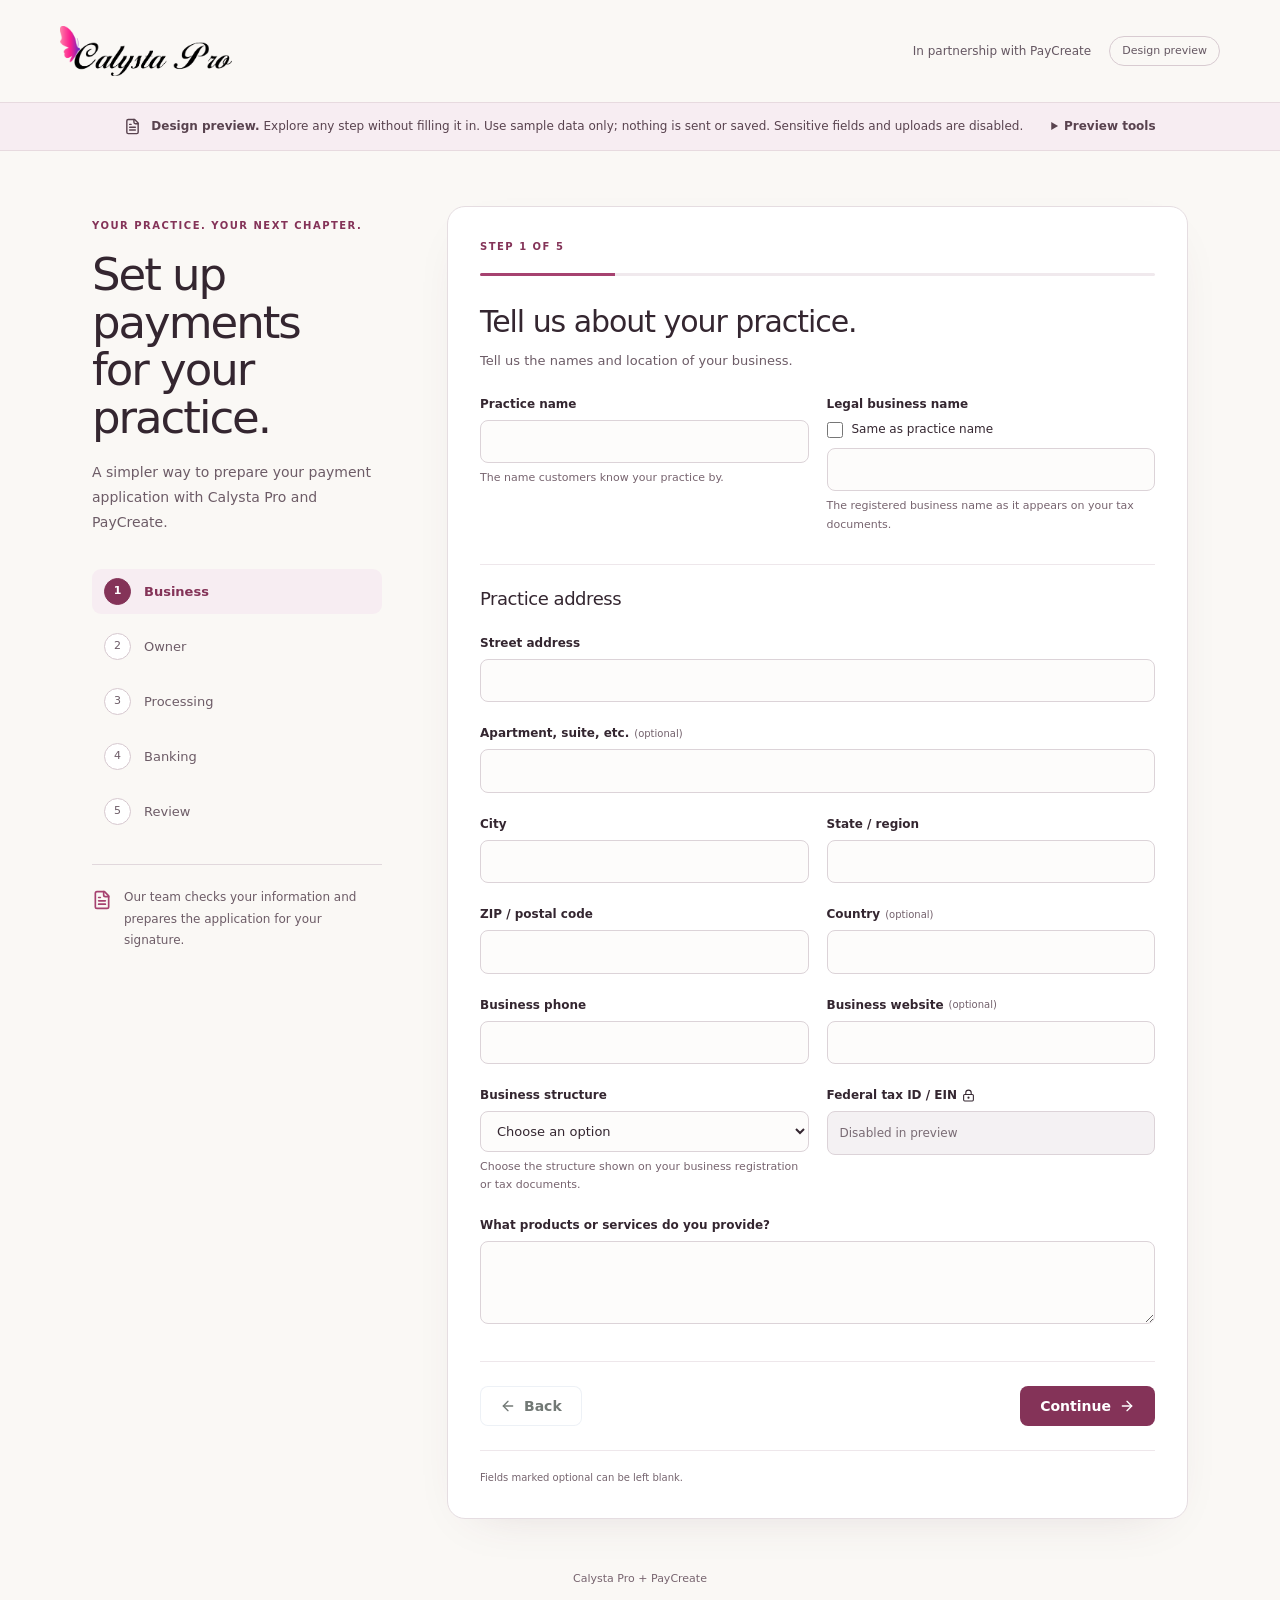
<file: apply/index.html>
<!doctype html>
<html lang="en">
<head>
  <meta charset="utf-8">
  <meta name="viewport" content="width=device-width, initial-scale=1">
  <meta name="robots" content="noindex, nofollow">
  <meta name="referrer" content="no-referrer">
  <meta http-equiv="Content-Security-Policy" content="default-src 'self'; script-src 'self'; style-src 'self' 'unsafe-inline' https://fonts.googleapis.com; font-src 'self' https://fonts.gstatic.com; img-src 'self'; connect-src 'none'; form-action 'none'; base-uri 'none'; object-src 'none'">
  <title>Calysta Pro signup · Design preview</title>
  <meta name="description" content="Review the Calysta Pro signup form. All steps are open to explore; no applications are submitted.">
  <link rel="icon" href="./logo.png">
  <link rel="stylesheet" href="https://fonts.googleapis.com/css2?family=Inter:wght@400;500;600;650;700&family=League+Spartan:wght@400;500;600&display=swap">
  <link rel="stylesheet" href="./global.css">
  <link rel="stylesheet" href="./preview-R35JRPSI.css">
</head>
<body>
  <div id="root"><p style="padding:24px">Loading the Calysta Pro form preview…</p></div>
  <noscript><p>This review preview needs JavaScript. No information is collected or submitted.</p></noscript>
  <script type="module" src="./preview-6IDJBYDE.js"></script>
</body>
</html>
</file>
<file: apply/preview-R35JRPSI.css>
.e{min-height:100vh;background:var(--partner-paper);color:var(--partner-ink)}.o{max-width:1240px;margin:auto;padding:26px 40px;display:flex;align-items:center;justify-content:space-between;gap:16px}.o img{width:172px;height:auto}.d{display:flex;align-items:center;gap:18px;color:#655762;font-size:12px}.d span{border:1px solid #d8cbd1;border-radius:99px;padding:6px 12px;font-size:11px}.x{display:flex;align-items:flex-start;justify-content:center;gap:10px;padding:13px 28px;border-block:1px solid #e7dadf;background:var(--partner-tint);font-size:12px;line-height:1.7;color:#59434f}.x svg{flex-shrink:0;margin-top:2px}.l{max-width:1160px;margin:auto;padding:55px 32px 40px;display:grid;grid-template-columns:290px minmax(0,1fr);gap:65px;align-items:start}.i{padding-top:12px;position:sticky;top:28px}.k{font-size:10px;letter-spacing:.15em;text-transform:uppercase;font-weight:650;color:var(--partner-accent-dark)}.i h1{font-size:45px;line-height:1.06;letter-spacing:-.045em;margin:18px 0;font-weight:500;max-width:270px}.f{font-size:14px;line-height:1.8;color:#6d5c67}.p{display:grid;gap:10px;margin-top:34px}.p button{display:flex;align-items:center;gap:13px;text-align:left;width:100%;padding:9px 12px;border-radius:9px;font-size:13px;color:#6d5c67;transition:background .15s}.p button:disabled{opacity:.65;cursor:default}.p button:not(:disabled):hover{background:var(--partner-tint)}.p .j{background:var(--partner-tint);color:var(--partner-accent-dark);font-weight:600}.q{border:1px solid #d5c7ce;border-radius:50%;height:27px;width:27px;display:flex;justify-content:center;align-items:center;flex-shrink:0;font-size:11px;background:#fff}.j .q{background:var(--partner-accent-dark);border-color:var(--partner-accent-dark);color:#fff}.h{border-top:1px solid #e1d8dc;margin-top:30px;padding-top:22px;display:flex;gap:12px;font-size:12px;line-height:1.8;color:#6d5c67}.h svg{flex-shrink:0;color:var(--partner-accent);margin-top:3px}.t{background:#fff;border:1px solid #e5dde1;border-radius:18px;padding:32px;box-shadow:0 16px 50px -30px #59374635;min-width:0}.H{display:flex;align-items:center;justify-content:space-between;gap:12px}.m{color:var(--partner-accent-dark);font-size:12px;font-weight:600;display:inline-flex;align-items:center;gap:6px;text-decoration:underline;text-underline-offset:3px}.m:disabled{opacity:.5}.g{height:3px;background:#f0e9ed;border-radius:3px;margin:19px 0 29px;overflow:hidden}.g span{height:100%;display:block;background:var(--partner-accent);transition:width .2s}.t h2{font-size:30px;line-height:1.15;font-weight:500;letter-spacing:-.035em;outline:none}.b{font-size:13px;color:#6d5c67;line-height:1.8;margin-top:10px}.A{font-size:12px;color:var(--partner-accent-dark);min-height:24px;margin:8px 0}.n{display:grid;grid-template-columns:repeat(2,minmax(0,1fr));gap:22px 18px}.B,.u{min-width:0}.u{grid-column:1/-1}.n label{display:flex;align-items:center;flex-wrap:wrap;gap:5px;margin-bottom:7px;font-size:12px;font-weight:600;line-height:1.5}.I{font-size:10px;font-weight:400;color:#73616c}.e .pc-input{font-size:13px;border:1px solid #dcd3d8;background:#fdfcfb;border-radius:8px;padding:11px 12px;color:var(--partner-ink)}.e .pc-input:focus{border-color:var(--partner-accent);box-shadow:0 0 0 3px var(--partner-tint)}.e .pc-input:disabled{background:#f4f1f3;color:#746671;cursor:not-allowed}.e .pc-input::placeholder{color:#796b74;font-size:12px;opacity:1}.e .pc-input[aria-invalid=true]{border-color:#b42336}.e button:focus-visible{outline:2px solid var(--partner-accent-dark);outline-offset:4px}.J{font-size:11px;line-height:1.65;color:#77646f;margin-top:6px}.K{font-size:12px;line-height:1.6;color:#a21c30;margin-top:5px}.s{position:relative}.s>span{position:absolute;left:12px;top:11px;font-size:13px;color:#77646f}.s .pc-input{padding-left:26px}.C{display:flex;justify-content:space-between;align-items:center;gap:12px;margin-top:30px;padding-top:24px;border-top:1px solid #eee7eb}.w{background:var(--partner-accent-dark);color:#fff;border-radius:8px;box-shadow:none}.w:not(:disabled):hover{background:var(--partner-accent)}.w:disabled{cursor:not-allowed}.e .btn-ghost{border-radius:8px}.z{border-top:1px solid #eee7eb;padding-top:18px;margin-top:24px;display:flex;align-items:center;justify-content:space-between;gap:14px;font-size:10px;color:#76656f;line-height:1.7}.c{margin-top:24px;padding:28px 20px;border:1px dashed #cdbbc5;border-radius:10px;text-align:center;background:#fdfafb}.c>svg{margin:0 auto 12px;color:var(--partner-accent)}.c h3,.D h3{font-size:17px;font-weight:500;margin-bottom:7px}.c p{font-size:12px;color:#6d5c67;line-height:1.7;margin-bottom:15px}.E{display:flex;gap:10px;align-items:flex-start;background:var(--partner-tint);padding:14px;border-radius:8px;font-size:12px;line-height:1.7;color:#59434f}.E svg{flex-shrink:0;margin-top:2px}.a{margin-top:26px}.F{display:flex;justify-content:space-between;align-items:center;margin-bottom:10px;gap:10px}.F h3{font-size:19px;font-weight:500}.a dl>div{display:grid;grid-template-columns:1fr 1.3fr;gap:20px;border-top:1px solid #eee7eb;padding:9px 0;font-size:12px;line-height:1.6}.a dt{color:#77646f}.a dd{overflow-wrap:anywhere}.D{padding:18px;background:#faf8f5;border-radius:8px;margin-top:24px;font-size:12px;color:#6d5c67;line-height:1.8}.L{font-size:11px;text-align:center;color:#77646f;line-height:1.7;margin-top:14px}.M{text-align:center;padding:10px 24px 32px;font-size:11px;color:#77646f;line-height:1.8}@media(max-width:950px){.l{gap:30px;grid-template-columns:240px minmax(0,1fr);padding-inline:24px}.t{padding:24px}.i h1{font-size:39px}}@media(max-width:720px){.o{padding:20px}.o img{width:145px}.d{font-size:10px;gap:8px;flex-direction:column;align-items:flex-end}.d span{padding:3px 9px}.x{padding:12px 20px;font-size:11px;justify-content:flex-start}.l{display:block;padding:28px 16px}.i{position:static;padding:0 8px 24px}.i h1{max-width:none;font-size:35px;margin:10px 0}.f{font-size:13px}.p{display:flex;gap:3px;margin-top:20px;justify-content:space-between}.p li{flex:1;min-width:0}.p button{flex-direction:column;gap:7px;padding:8px 2px;font-size:10px;line-height:1.4;text-align:center;min-height:77px}.h{display:none}.t{padding:24px 20px}.t h2{font-size:28px}.n{gap:19px 14px}.B,.u{grid-column:1/-1}.C .btn{font-size:12px;padding:11px 13px}.z{align-items:flex-start}.z>span{max-width:165px}.a dl>div{gap:12px;grid-template-columns:1fr 1.2fr}}@media(prefers-reduced-motion:reduce){.g span,.p button{transition:none}}.r{position:relative;flex-shrink:0;margin-left:18px}.r summary{cursor:pointer;font-size:12px;font-weight:600;text-underline-offset:3px}.r>div{position:absolute;right:0;top:28px;z-index:20;display:grid;gap:18px;min-width:205px;padding:20px;background:#fff;border:1px solid #dcd3d8;border-radius:10px;box-shadow:0 10px 25px #34263015}.r summary:focus-visible{outline:2px solid var(--partner-accent-dark);outline-offset:4px}.N{display:contents}.y{grid-column:1/-1;font-size:18px;font-weight:500;margin-top:8px;border-top:1px solid #eee7eb;padding-top:20px}.G{grid-column:1/-1}.G .y{margin-bottom:12px}.n .v{display:flex;align-items:flex-start;gap:9px;font-size:12px;line-height:1.6;font-weight:400;margin:0 0 9px;cursor:pointer}.v input{width:16px;height:16px;margin-top:2px;flex-shrink:0;accent-color:var(--partner-accent-dark)}.O{white-space:pre-line;overflow-wrap:anywhere;border-left:2px solid #d8c1ce;padding:7px 12px;font-size:13px;line-height:1.65;color:#59434f;background:#fdfafb}.P{white-space:pre-line}.A:empty{display:none}.b{margin-bottom:22px}@media(max-width:720px){.o{padding:14px 18px}.o img{width:135px}.x{flex-wrap:wrap;gap:7px;padding:10px 18px}.x>p{flex:1;min-width:230px}.r{margin-left:24px}.r>div{left:0;right:auto}.l{padding-top:19px}.i{padding-bottom:16px}.i>.k,.i>.f{display:none}.i h1{font-size:29px;line-height:1.12;margin:0 0 15px}.p{margin-top:0}.p button{min-height:65px;font-size:11px;padding:6px 1px;gap:5px}.t{padding:20px 17px}.g{margin:12px 0 18px}.t h2{font-size:26px}.b{font-size:13px;line-height:1.6;margin-bottom:19px}.e .pc-input{font-size:16px;padding:10px 11px;min-height:44px}.e .pc-input::placeholder{font-size:14px}.s .pc-input{padding-left:26px}.n{gap:17px 14px}.n label,.n .v{font-size:13px}.y{font-size:18px;padding-top:15px;margin-top:0}.m{min-height:30px}.a dl>div{font-size:13px}}
</file>
<file: apply/global.css>
/*
! tailwindcss v3.4.7 | MIT License | https://tailwindcss.com
*//*
1. Prevent padding and border from affecting element width. (https://github.com/mozdevs/cssremedy/issues/4)
2. Allow adding a border to an element by just adding a border-width. (https://github.com/tailwindcss/tailwindcss/pull/116)
*/

*,
::before,
::after {
  box-sizing: border-box; /* 1 */
  border-width: 0; /* 2 */
  border-style: solid; /* 2 */
  border-color: #e5e7eb; /* 2 */
}

::before,
::after {
  --tw-content: '';
}

/*
1. Use a consistent sensible line-height in all browsers.
2. Prevent adjustments of font size after orientation changes in iOS.
3. Use a more readable tab size.
4. Use the user's configured `sans` font-family by default.
5. Use the user's configured `sans` font-feature-settings by default.
6. Use the user's configured `sans` font-variation-settings by default.
7. Disable tap highlights on iOS
*/

html,
:host {
  line-height: 1.5; /* 1 */
  -webkit-text-size-adjust: 100%; /* 2 */
  -moz-tab-size: 4; /* 3 */
  -o-tab-size: 4;
     tab-size: 4; /* 3 */
  font-family: Inter, ui-sans-serif, system-ui, -apple-system, Segoe UI, Roboto, Helvetica Neue, Arial, sans-serif; /* 4 */
  font-feature-settings: normal; /* 5 */
  font-variation-settings: normal; /* 6 */
  -webkit-tap-highlight-color: transparent; /* 7 */
}

/*
1. Remove the margin in all browsers.
2. Inherit line-height from `html` so users can set them as a class directly on the `html` element.
*/

body {
  margin: 0; /* 1 */
  line-height: inherit; /* 2 */
}

/*
1. Add the correct height in Firefox.
2. Correct the inheritance of border color in Firefox. (https://bugzilla.mozilla.org/show_bug.cgi?id=190655)
3. Ensure horizontal rules are visible by default.
*/

hr {
  height: 0; /* 1 */
  color: inherit; /* 2 */
  border-top-width: 1px; /* 3 */
}

/*
Add the correct text decoration in Chrome, Edge, and Safari.
*/

abbr:where([title]) {
  -webkit-text-decoration: underline dotted;
          text-decoration: underline dotted;
}

/*
Remove the default font size and weight for headings.
*/

h1,
h2,
h3,
h4,
h5,
h6 {
  font-size: inherit;
  font-weight: inherit;
}

/*
Reset links to optimize for opt-in styling instead of opt-out.
*/

a {
  color: inherit;
  text-decoration: inherit;
}

/*
Add the correct font weight in Edge and Safari.
*/

b,
strong {
  font-weight: bolder;
}

/*
1. Use the user's configured `mono` font-family by default.
2. Use the user's configured `mono` font-feature-settings by default.
3. Use the user's configured `mono` font-variation-settings by default.
4. Correct the odd `em` font sizing in all browsers.
*/

code,
kbd,
samp,
pre {
  font-family: ui-monospace, SFMono-Regular, Menlo, Monaco, Consolas, "Liberation Mono", "Courier New", monospace; /* 1 */
  font-feature-settings: normal; /* 2 */
  font-variation-settings: normal; /* 3 */
  font-size: 1em; /* 4 */
}

/*
Add the correct font size in all browsers.
*/

small {
  font-size: 80%;
}

/*
Prevent `sub` and `sup` elements from affecting the line height in all browsers.
*/

sub,
sup {
  font-size: 75%;
  line-height: 0;
  position: relative;
  vertical-align: baseline;
}

sub {
  bottom: -0.25em;
}

sup {
  top: -0.5em;
}

/*
1. Remove text indentation from table contents in Chrome and Safari. (https://bugs.chromium.org/p/chromium/issues/detail?id=999088, https://bugs.webkit.org/show_bug.cgi?id=201297)
2. Correct table border color inheritance in all Chrome and Safari. (https://bugs.chromium.org/p/chromium/issues/detail?id=935729, https://bugs.webkit.org/show_bug.cgi?id=195016)
3. Remove gaps between table borders by default.
*/

table {
  text-indent: 0; /* 1 */
  border-color: inherit; /* 2 */
  border-collapse: collapse; /* 3 */
}

/*
1. Change the font styles in all browsers.
2. Remove the margin in Firefox and Safari.
3. Remove default padding in all browsers.
*/

button,
input,
optgroup,
select,
textarea {
  font-family: inherit; /* 1 */
  font-feature-settings: inherit; /* 1 */
  font-variation-settings: inherit; /* 1 */
  font-size: 100%; /* 1 */
  font-weight: inherit; /* 1 */
  line-height: inherit; /* 1 */
  letter-spacing: inherit; /* 1 */
  color: inherit; /* 1 */
  margin: 0; /* 2 */
  padding: 0; /* 3 */
}

/*
Remove the inheritance of text transform in Edge and Firefox.
*/

button,
select {
  text-transform: none;
}

/*
1. Correct the inability to style clickable types in iOS and Safari.
2. Remove default button styles.
*/

button,
input:where([type='button']),
input:where([type='reset']),
input:where([type='submit']) {
  -webkit-appearance: button; /* 1 */
  background-color: transparent; /* 2 */
  background-image: none; /* 2 */
}

/*
Use the modern Firefox focus style for all focusable elements.
*/

:-moz-focusring {
  outline: auto;
}

/*
Remove the additional `:invalid` styles in Firefox. (https://github.com/mozilla/gecko-dev/blob/2f9eacd9d3d995c937b4251a5557d95d494c9be1/layout/style/res/forms.css#L728-L737)
*/

:-moz-ui-invalid {
  box-shadow: none;
}

/*
Add the correct vertical alignment in Chrome and Firefox.
*/

progress {
  vertical-align: baseline;
}

/*
Correct the cursor style of increment and decrement buttons in Safari.
*/

::-webkit-inner-spin-button,
::-webkit-outer-spin-button {
  height: auto;
}

/*
1. Correct the odd appearance in Chrome and Safari.
2. Correct the outline style in Safari.
*/

[type='search'] {
  -webkit-appearance: textfield; /* 1 */
  outline-offset: -2px; /* 2 */
}

/*
Remove the inner padding in Chrome and Safari on macOS.
*/

::-webkit-search-decoration {
  -webkit-appearance: none;
}

/*
1. Correct the inability to style clickable types in iOS and Safari.
2. Change font properties to `inherit` in Safari.
*/

::-webkit-file-upload-button {
  -webkit-appearance: button; /* 1 */
  font: inherit; /* 2 */
}

/*
Add the correct display in Chrome and Safari.
*/

summary {
  display: list-item;
}

/*
Removes the default spacing and border for appropriate elements.
*/

blockquote,
dl,
dd,
h1,
h2,
h3,
h4,
h5,
h6,
hr,
figure,
p,
pre {
  margin: 0;
}

fieldset {
  margin: 0;
  padding: 0;
}

legend {
  padding: 0;
}

ol,
ul,
menu {
  list-style: none;
  margin: 0;
  padding: 0;
}

/*
Reset default styling for dialogs.
*/
dialog {
  padding: 0;
}

/*
Prevent resizing textareas horizontally by default.
*/

textarea {
  resize: vertical;
}

/*
1. Reset the default placeholder opacity in Firefox. (https://github.com/tailwindlabs/tailwindcss/issues/3300)
2. Set the default placeholder color to the user's configured gray 400 color.
*/

input::-moz-placeholder, textarea::-moz-placeholder {
  opacity: 1; /* 1 */
  color: #9ca3af; /* 2 */
}

input::placeholder,
textarea::placeholder {
  opacity: 1; /* 1 */
  color: #9ca3af; /* 2 */
}

/*
Set the default cursor for buttons.
*/

button,
[role="button"] {
  cursor: pointer;
}

/*
Make sure disabled buttons don't get the pointer cursor.
*/
:disabled {
  cursor: default;
}

/*
1. Make replaced elements `display: block` by default. (https://github.com/mozdevs/cssremedy/issues/14)
2. Add `vertical-align: middle` to align replaced elements more sensibly by default. (https://github.com/jensimmons/cssremedy/issues/14#issuecomment-634934210)
   This can trigger a poorly considered lint error in some tools but is included by design.
*/

img,
svg,
video,
canvas,
audio,
iframe,
embed,
object {
  display: block; /* 1 */
  vertical-align: middle; /* 2 */
}

/*
Constrain images and videos to the parent width and preserve their intrinsic aspect ratio. (https://github.com/mozdevs/cssremedy/issues/14)
*/

img,
video {
  max-width: 100%;
  height: auto;
}

/* Make elements with the HTML hidden attribute stay hidden by default */
[hidden] {
  display: none;
}
  :root {
    --container: 1200px;
  }

  html {
    scroll-behavior: smooth;
    -webkit-font-smoothing: antialiased;
    text-rendering: optimizeLegibility;
  }

  body {
  --tw-bg-opacity: 1;
  background-color: rgb(255 255 255 / var(--tw-bg-opacity));
  font-family: Inter, ui-sans-serif, system-ui, -apple-system, Segoe UI, Roboto, Helvetica Neue, Arial, sans-serif;
  --tw-text-opacity: 1;
  color: rgb(10 20 15 / var(--tw-text-opacity));
  -webkit-font-smoothing: antialiased;
  -moz-osx-font-smoothing: grayscale;
}

  ::-moz-selection {
  background-color: rgb(0 104 48 / 0.2);
  --tw-text-opacity: 1;
  color: rgb(10 20 15 / var(--tw-text-opacity));
}

  ::selection {
  background-color: rgb(0 104 48 / 0.2);
  --tw-text-opacity: 1;
  color: rgb(10 20 15 / var(--tw-text-opacity));
}

  h1,
  h2,
  h3,
  h4 {
  font-family: League Spartan, Inter, ui-sans-serif, system-ui, sans-serif;
  letter-spacing: -0.025em;
}

*, ::before, ::after {
  --tw-border-spacing-x: 0;
  --tw-border-spacing-y: 0;
  --tw-translate-x: 0;
  --tw-translate-y: 0;
  --tw-rotate: 0;
  --tw-skew-x: 0;
  --tw-skew-y: 0;
  --tw-scale-x: 1;
  --tw-scale-y: 1;
  --tw-pan-x:  ;
  --tw-pan-y:  ;
  --tw-pinch-zoom:  ;
  --tw-scroll-snap-strictness: proximity;
  --tw-gradient-from-position:  ;
  --tw-gradient-via-position:  ;
  --tw-gradient-to-position:  ;
  --tw-ordinal:  ;
  --tw-slashed-zero:  ;
  --tw-numeric-figure:  ;
  --tw-numeric-spacing:  ;
  --tw-numeric-fraction:  ;
  --tw-ring-inset:  ;
  --tw-ring-offset-width: 0px;
  --tw-ring-offset-color: #fff;
  --tw-ring-color: rgb(59 130 246 / 0.5);
  --tw-ring-offset-shadow: 0 0 #0000;
  --tw-ring-shadow: 0 0 #0000;
  --tw-shadow: 0 0 #0000;
  --tw-shadow-colored: 0 0 #0000;
  --tw-blur:  ;
  --tw-brightness:  ;
  --tw-contrast:  ;
  --tw-grayscale:  ;
  --tw-hue-rotate:  ;
  --tw-invert:  ;
  --tw-saturate:  ;
  --tw-sepia:  ;
  --tw-drop-shadow:  ;
  --tw-backdrop-blur:  ;
  --tw-backdrop-brightness:  ;
  --tw-backdrop-contrast:  ;
  --tw-backdrop-grayscale:  ;
  --tw-backdrop-hue-rotate:  ;
  --tw-backdrop-invert:  ;
  --tw-backdrop-opacity:  ;
  --tw-backdrop-saturate:  ;
  --tw-backdrop-sepia:  ;
  --tw-contain-size:  ;
  --tw-contain-layout:  ;
  --tw-contain-paint:  ;
  --tw-contain-style:  ;
}

::backdrop {
  --tw-border-spacing-x: 0;
  --tw-border-spacing-y: 0;
  --tw-translate-x: 0;
  --tw-translate-y: 0;
  --tw-rotate: 0;
  --tw-skew-x: 0;
  --tw-skew-y: 0;
  --tw-scale-x: 1;
  --tw-scale-y: 1;
  --tw-pan-x:  ;
  --tw-pan-y:  ;
  --tw-pinch-zoom:  ;
  --tw-scroll-snap-strictness: proximity;
  --tw-gradient-from-position:  ;
  --tw-gradient-via-position:  ;
  --tw-gradient-to-position:  ;
  --tw-ordinal:  ;
  --tw-slashed-zero:  ;
  --tw-numeric-figure:  ;
  --tw-numeric-spacing:  ;
  --tw-numeric-fraction:  ;
  --tw-ring-inset:  ;
  --tw-ring-offset-width: 0px;
  --tw-ring-offset-color: #fff;
  --tw-ring-color: rgb(59 130 246 / 0.5);
  --tw-ring-offset-shadow: 0 0 #0000;
  --tw-ring-shadow: 0 0 #0000;
  --tw-shadow: 0 0 #0000;
  --tw-shadow-colored: 0 0 #0000;
  --tw-blur:  ;
  --tw-brightness:  ;
  --tw-contrast:  ;
  --tw-grayscale:  ;
  --tw-hue-rotate:  ;
  --tw-invert:  ;
  --tw-saturate:  ;
  --tw-sepia:  ;
  --tw-drop-shadow:  ;
  --tw-backdrop-blur:  ;
  --tw-backdrop-brightness:  ;
  --tw-backdrop-contrast:  ;
  --tw-backdrop-grayscale:  ;
  --tw-backdrop-hue-rotate:  ;
  --tw-backdrop-invert:  ;
  --tw-backdrop-opacity:  ;
  --tw-backdrop-saturate:  ;
  --tw-backdrop-sepia:  ;
  --tw-contain-size:  ;
  --tw-contain-layout:  ;
  --tw-contain-paint:  ;
  --tw-contain-style:  ;
}
/* Buttons */
.btn {
  display: inline-flex;
  align-items: center;
  justify-content: center;
  gap: 0.5rem;
  border-radius: 9999px;
  font-size: 0.875rem;
  line-height: 1.25rem;
  font-weight: 600;
  transition-property: all;
  transition-timing-function: cubic-bezier(0.4, 0, 0.2, 1);
  transition-duration: 200ms;
}
.btn:focus {
  outline: 2px solid transparent;
  outline-offset: 2px;
}
.btn:focus-visible {
  --tw-ring-offset-shadow: var(--tw-ring-inset) 0 0 0 var(--tw-ring-offset-width) var(--tw-ring-offset-color);
  --tw-ring-shadow: var(--tw-ring-inset) 0 0 0 calc(2px + var(--tw-ring-offset-width)) var(--tw-ring-color);
  box-shadow: var(--tw-ring-offset-shadow), var(--tw-ring-shadow), var(--tw-shadow, 0 0 #0000);
  --tw-ring-opacity: 1;
  --tw-ring-color: rgb(10 126 69 / var(--tw-ring-opacity));
  --tw-ring-offset-width: 2px;
}
.btn:disabled {
  opacity: 0.6;
}
.btn-md {
  padding-left: 1.25rem;
  padding-right: 1.25rem;
  padding-top: 0.625rem;
  padding-bottom: 0.625rem;
}
.btn-ghost {
  background-color: rgb(255 255 255 / 0.7);
  --tw-text-opacity: 1;
  color: rgb(20 32 26 / var(--tw-text-opacity));
  --tw-ring-offset-shadow: var(--tw-ring-inset) 0 0 0 var(--tw-ring-offset-width) var(--tw-ring-offset-color);
  --tw-ring-shadow: var(--tw-ring-inset) 0 0 0 calc(1px + var(--tw-ring-offset-width)) var(--tw-ring-color);
  box-shadow: var(--tw-ring-offset-shadow), var(--tw-ring-shadow), var(--tw-shadow, 0 0 #0000);
  --tw-ring-inset: inset;
  --tw-ring-opacity: 1;
  --tw-ring-color: rgb(226 232 240 / var(--tw-ring-opacity));
  --tw-backdrop-blur: blur(8px);
  backdrop-filter: var(--tw-backdrop-blur) var(--tw-backdrop-brightness) var(--tw-backdrop-contrast) var(--tw-backdrop-grayscale) var(--tw-backdrop-hue-rotate) var(--tw-backdrop-invert) var(--tw-backdrop-opacity) var(--tw-backdrop-saturate) var(--tw-backdrop-sepia);
}
.btn-ghost:hover {
  --tw-bg-opacity: 1;
  background-color: rgb(255 255 255 / var(--tw-bg-opacity));
  --tw-ring-opacity: 1;
  --tw-ring-color: rgb(203 213 225 / var(--tw-ring-opacity));
}
/* Chips / badges */
.eyebrow {
  display: inline-flex;
  align-items: center;
  gap: 0.5rem;
  border-radius: 9999px;
  --tw-bg-opacity: 1;
  background-color: rgb(233 246 238 / var(--tw-bg-opacity));
  padding-left: 0.875rem;
  padding-right: 0.875rem;
  padding-top: 0.375rem;
  padding-bottom: 0.375rem;
  font-size: 0.75rem;
  line-height: 1rem;
  font-weight: 600;
  text-transform: uppercase;
  letter-spacing: 0.05em;
  --tw-text-opacity: 1;
  color: rgb(0 90 42 / var(--tw-text-opacity));
  --tw-ring-offset-shadow: var(--tw-ring-inset) 0 0 0 var(--tw-ring-offset-width) var(--tw-ring-offset-color);
  --tw-ring-shadow: var(--tw-ring-inset) 0 0 0 calc(1px + var(--tw-ring-offset-width)) var(--tw-ring-color);
  box-shadow: var(--tw-ring-offset-shadow), var(--tw-ring-shadow), var(--tw-shadow, 0 0 #0000);
  --tw-ring-inset: inset;
  --tw-ring-opacity: 1;
  --tw-ring-color: rgb(203 233 214 / var(--tw-ring-opacity));
}
.pc-input {
  width: 100%;
  border-radius: 0.75rem;
  border-width: 1px;
  --tw-border-opacity: 1;
  border-color: rgb(226 232 240 / var(--tw-border-opacity));
  background-color: rgb(248 250 252 / 0.6);
  padding-left: 1rem;
  padding-right: 1rem;
  padding-top: 0.75rem;
  padding-bottom: 0.75rem;
  font-size: 15px;
  --tw-text-opacity: 1;
  color: rgb(10 20 15 / var(--tw-text-opacity));
  transition-property: color, background-color, border-color, text-decoration-color, fill, stroke;
  transition-timing-function: cubic-bezier(0.4, 0, 0.2, 1);
  transition-duration: 150ms;
}
.pc-input::-moz-placeholder {
  --tw-text-opacity: 1;
  color: rgb(113 133 122 / var(--tw-text-opacity));
}
.pc-input::placeholder {
  --tw-text-opacity: 1;
  color: rgb(113 133 122 / var(--tw-text-opacity));
}
.pc-input:focus {
  --tw-border-opacity: 1;
  border-color: rgb(43 152 96 / var(--tw-border-opacity));
  --tw-bg-opacity: 1;
  background-color: rgb(255 255 255 / var(--tw-bg-opacity));
  outline: 2px solid transparent;
  outline-offset: 2px;
  --tw-ring-offset-shadow: var(--tw-ring-inset) 0 0 0 var(--tw-ring-offset-width) var(--tw-ring-offset-color);
  --tw-ring-shadow: var(--tw-ring-inset) 0 0 0 calc(4px + var(--tw-ring-offset-width)) var(--tw-ring-color);
  box-shadow: var(--tw-ring-offset-shadow), var(--tw-ring-shadow), var(--tw-shadow, 0 0 #0000);
  --tw-ring-color: rgb(10 126 69 / 0.1);
}
.card {
  border-radius: 1.5rem;
  border-width: 1px;
  border-color: rgb(226 232 240 / 0.8);
  --tw-bg-opacity: 1;
  background-color: rgb(255 255 255 / var(--tw-bg-opacity));
  padding: 1.75rem;
  --tw-shadow: 0 1px 2px rgba(6,24,16,0.04), 0 8px 24px rgba(6,24,16,0.06);
  --tw-shadow-colored: 0 1px 2px var(--tw-shadow-color), 0 8px 24px var(--tw-shadow-color);
  box-shadow: var(--tw-ring-offset-shadow, 0 0 #0000), var(--tw-ring-shadow, 0 0 #0000), var(--tw-shadow);
  transition-property: all;
  transition-timing-function: cubic-bezier(0.4, 0, 0.2, 1);
  transition-duration: 300ms;
}
.section {
  padding-top: 5rem;
  padding-bottom: 5rem;
}
@media (min-width: 640px) {

  .section {
    padding-top: 7rem;
    padding-bottom: 7rem;
  }
}
/* Gradient text */
.sr-only {
  position: absolute;
  width: 1px;
  height: 1px;
  padding: 0;
  margin: -1px;
  overflow: hidden;
  clip: rect(0, 0, 0, 0);
  white-space: nowrap;
  border-width: 0;
}
.filter {
  filter: var(--tw-blur) var(--tw-brightness) var(--tw-contrast) var(--tw-grayscale) var(--tw-hue-rotate) var(--tw-invert) var(--tw-saturate) var(--tw-sepia) var(--tw-drop-shadow);
}
</file>
